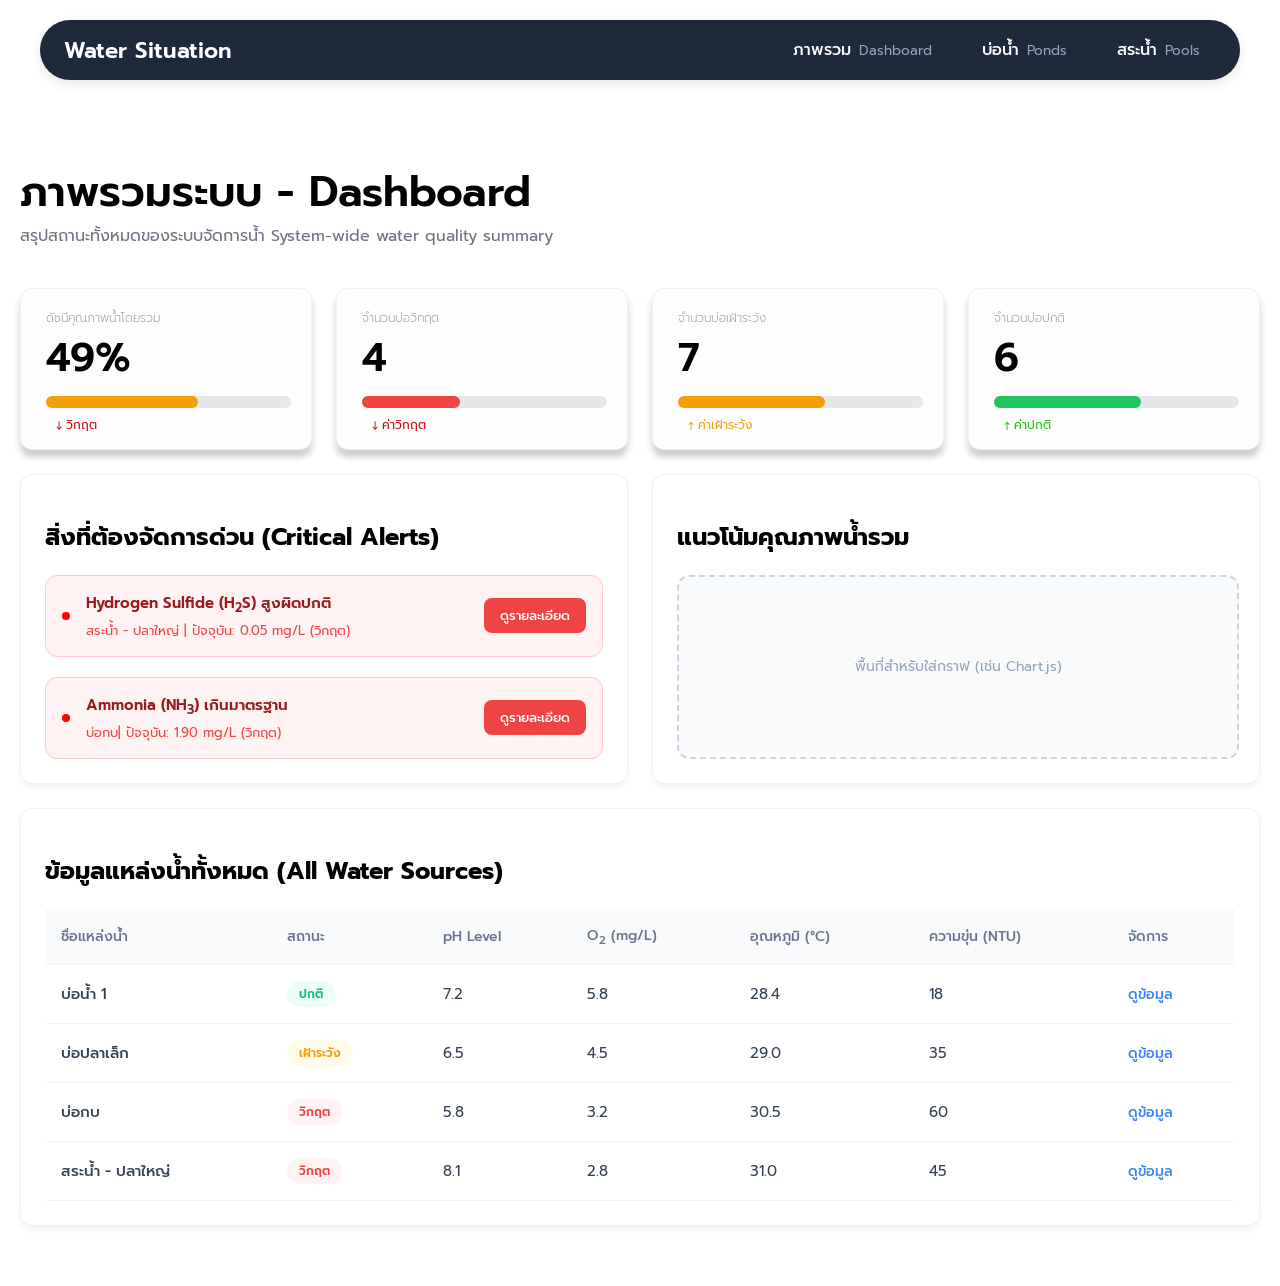
<file: index.html>
<!DOCTYPE html>
<html lang="en">
<head>
  <meta charset="UTF-8">
  <meta name="viewport" content="width=device-width, initial-scale=1.0">
  <title>Water Situation</title>
  <link rel="stylesheet" href="style.css">
</head>

<body>
  <!-- Header -->
  <header class="Nav">
    <div class="Div-nav">
      <div class="Name-Logo">
        <p>Water Situation</p>
      </div>

      <div class="Nav-content">
        <a href="index.html" class="nav-btn">
          <span class="text-th">ภาพรวม</span>
          <span class="text-en"> Dashboard</span>
        </a>
        <a href="Ponds.html" class="nav-btn">
          <span class="text-th">บ่อน้ำ</span>
          <span class="text-en"> Ponds</span>
        </a>
        <a href="Pools.html" class="nav-btn">
          <span class="text-th">สระน้ำ</span>
          <span class="text-en"> Pools</span>
        </a>
      </div>
    </div>
  </header>

  <!-- Main Content -->
  <main>
    <div class="main-content">
      
      <!-- Page Header -->
      <div class="page-header">
        <h1>ภาพรวมระบบ - Dashboard</h1>
      </div>
      <div class="header-description">
        <p>สรุปสถานะทั้งหมดของระบบจัดการน้ำ System-wide water quality summary</p>
      </div>

      <!-- Top Overview Cards -->
      <div class="content-grid">
        <div class="card-pools">
          <h4>ดัชนีคุณภาพน้ำโดยรวม</h4>
          <h3>49%</h3>
          <progress
              class="progress-watch"
              id="file"
              value="62"
              max="100"
            ></progress>
          <p style="color: #d10707">↓ วิกฤต</p>
        </div>
        <div class="card-pools">
          <h4>จำนวนบ่อวิกฤต</h4>
          <h3>4</h3>
          <progress
              class="progress-High"
              id="file"
              value="40"
              max="100"
            ></progress>
          <p style="color: #d10707">↓ ค่าวิกฤต</p>
        </div>
        <div class="card-pools">
          <h4>จำนวนบ่อเฝ้าระวัง</h4>
          <h3>7</h3>
          <progress
              class="progress-watch"
              id="file"
              value="60"
              max="100"
            ></progress>
          <p style="color: #f59e0b">↑ ค่าเฝ้าระวัง</p>
        </div>
        <div class="card-pools">
          <h4>จำนวนบ่อปกติ</h4>
          <h3>6</h3>
          <progress
              class="progress-Normal"
              id="file"
              value="60"
              max="100"
            ></progress>
          <p style="color: #1ac703">↑ ค่าปกติ</p>
        </div>
      </div>

      <div class="middle-section">

        <div class="alerts-box card">
          <div class="section-title">
            <h2>สิ่งที่ต้องจัดการด่วน (Critical Alerts)</h2>
          </div>
          <div class="alert-list">
            <div class="alert-item"> 
              <span class="status-dot red"></span>
              <div class="alert-info">
                <h4>Hydrogen Sulfide (H<sub>2</sub>S) สูงผิดปกติ</h4>
                <p>สระน้ำ - ปลาใหญ่ | ปัจจุบัน: 0.05 mg/L (วิกฤต)</p>
              </div>
              <button class="action-btn">ดูรายละเอียด</button>
            </div>

            <div class="alert-item"> 
              <span class="status-dot red"></span>
              <div class="alert-info">
                <h4>Ammonia (NH<sub>3</sub>) เกินมาตรฐาน</h4>
                <p>บ่อกบ| ปัจจุบัน: 1.90 mg/L (วิกฤต)</p>
              </div>
              <button class="action-btn">ดูรายละเอียด</button>
            </div>
          </div>
        </div>

        <div class="graph-box card">
          <div class="section-title">
            <h2>แนวโน้มคุณภาพน้ำรวม</h2>
          </div>
        <div class="graph-placeholder">

          <p>พื้นที่สำหรับใส่กราฟ (เช่น Chart.js)</p>
        </div>
        </div>
        </div>

        <div class="bottom-section card">
          <div class="section-title">
            <h2>ข้อมูลแหล่งน้ำทั้งหมด (All Water Sources)</h2>
          </div>

        <div class="table-wrapper">
          <table class="data-table">
            <thead>
              <tr>
                <th>ชื่อแหล่งน้ำ</th>
                <th>สถานะ</th>
                <th>pH Level</th>
                <th>O<sub>2</sub> (mg/L)</th>
                <th>อุณหภูมิ (°C)</th>
                <th>ความขุ่น (NTU)</th>
                <th>จัดการ</th>
              </tr>
            </thead>
            <tbody>
              <tr>
              <td class="pool-name">บ่อน้ำ 1</td>
              <td><span class="badge normal-badge">ปกติ</span></td>
              <td>7.2</td>
              <td>5.8</td>
              <td>28.4</td>
              <td>18</td>
              <td><a href="#" class="table-link">ดูข้อมูล</a></td>
            </tr>
              
              <tr>
              <td class="pool-name">บ่อปลาเล็ก</td>
              <td><span class="badge warning-badge">เฝ้าระวัง</span></td>
              <td>6.5</td>
              <td>4.5</td>
              <td>29.0</td>
              <td>35</td>
              <td><a href="#" class="table-link">ดูข้อมูล</a></td>
            </tr>

              <tr>
              <td class="pool-name">บ่อกบ</td>
              <td><span class="badge critical-badge">วิกฤต</span></td>
              <td>5.8</td>
              <td>3.2</td>
              <td>30.5</td>
              <td>60</td>
              <td><a href="#" class="table-link">ดูข้อมูล</a></td>
            </tr>

              <tr>
              <td class="pool-name">สระน้ำ - ปลาใหญ่</td>
              <td><span class="badge critical-badge">วิกฤต</span></td>
              <td>8.1</td>
              <td>2.8</td>
              <td>31.0</td>
              <td>45</td>
              <td><a href="#" class="table-link">ดูข้อมูล</a></td>
            </tr>

              
            </tbody>
          </table>


        </div>

        </div>









      </div>


      
          

            




    </div> <!-- End -->
    <script src="progress-animation.js"></script>
  </main>
</body>
</html>
</file>
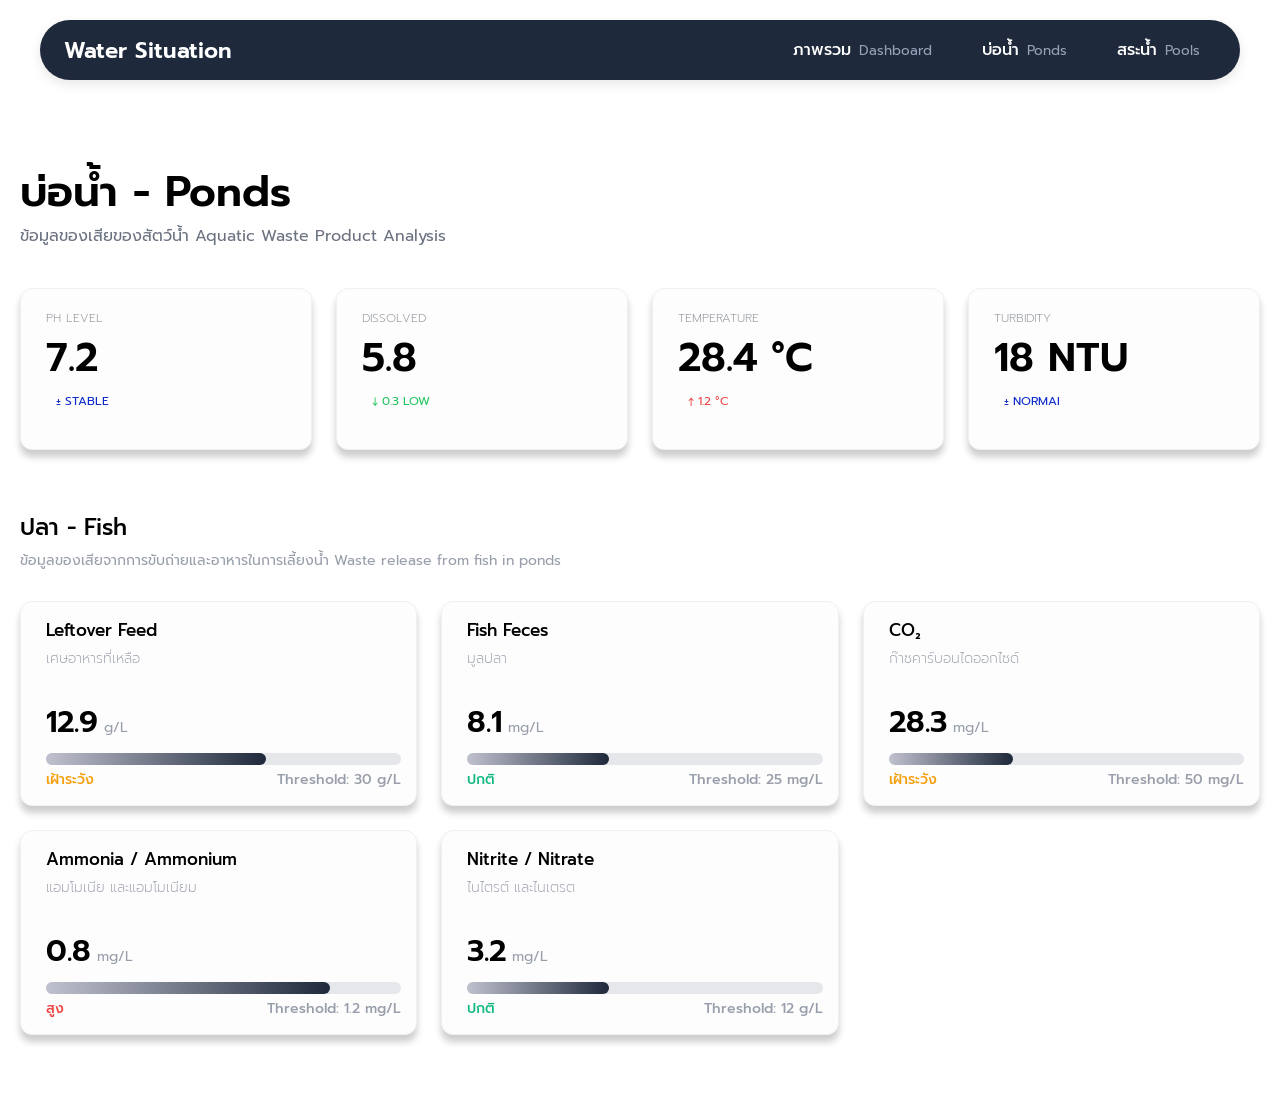
<file: Ponds Fish.html>
<!doctype html>
<html lang="en">
  <head>
    <meta charset="UTF-8" />
    <meta name="viewport" content="width=device-width, initial-scale=1.0" />
    <title>Water Situation</title>
    <link rel="icon" type="image/x-icon" href="https://media.tenor.com/ApKG4pa06cQAAAAM/red-hearing-peak.gif">
    <link rel="stylesheet" href="style.css" />
  </head>
  <body>
    <header class="Nav">
      <div class="Div-nav">
        <div class="Name-Logo">
          <p>Water Situation</p>
        </div>

        <div class="Nav-content">
          <a href="index.html" class="nav-btn">
            <span class="text-th">ภาพรวม</span>
            <span class="text-en"> Dashboard</span>
          </a>

          <a href="Ponds.html" class="nav-btn">
            <span class="text-th">บ่อน้ำ</span>
            <span class="text-en"> Ponds</span>
          </a>

          <a href="Pools.html" class="nav-btn">
            <span class="text-th">สระน้ำ</span>
            <span class="text-en"> Pools</span>
          </a>
        </div>
      </div>
    </header>

    <div class="main-content">
      <div class="page-header">
        <h1>บ่อน้ำ - Ponds</h1>
      </div>

      <div class="header-description">
        <p>
          ข้อมูลของเสียของสัตว์น้ำ Aquatic Waste Product Analysis
        </p>
      </div>

      <div class="content-grid">
        <div class="card-pools">
          <h4>PH LEVEL</h4>
          <h3>7.2</h3>
          <p style="color: #0d2aca">± STABLE</p>
        </div>

        <div class="card-pools">
          <h4>DISSOLVED</h4>
          <h3>5.8</h3>
          <p style="color: #22c55e">↓ 0.3 LOW</p>
        </div>

        <div class="card-pools">
          <h4>TEMPERATURE</h4>
          <h3>28.4 °C</h3>
          <p style="color: #ef4444">↑ 1.2 °C</p>
        </div>

        <div class="card-pools">
          <h4>TURBIDITY</h4>
          <h3>18 NTU</h3>
          <p style="color: #0d2aca">± NORMAI</p>
        </div>
      </div>

      <div class="content-body">
        <div class="content-body-header">
          <h2>ปลา - Fish</h2>
        </div>

        <div class="content-body-description">
          <p>
            ข้อมูลของเสียจากการขับถ่ายและอาหารในการเลี้ยงน้ำ Waste release from fish in ponds
          </p>
        </div>

        <div class="content-grid-pools">
          <div class="card-body-pools">
            <h4>Leftover Feed</h4>
            <p class="card-text-description">เศษอาหารที่เหลือ</p>

            <div class="card-body-unit">
              <h3>12.9</h3>
              <p>g/L</p>
            </div>
            <progress id="file" value="62" max="100"></progress>
            <div class="card-body-footer">
              <p style="color: #f59e0b">เฝ้าระวัง</p>
              <p class="footer-unit">Threshold: 30 g/L</p>
            </div>
          </div>

          <div class="card-body-pools">
            <h4>Fish Feces</h4>
            <p class="card-text-description">มูลปลา</p>
            <div class="card-body-unit">
              <h3>8.1</h3>
              <p>mg/L</p>
            </div>
           <progress id="file" value="40" max="100"></progress>
            <div class="card-body-footer">
              <p style="color: #10b981">ปกติ</p>
              <p class="footer-unit">Threshold: 25 mg/L</p>
            </div>
          </div>

          <div class="card-body-pools">
            <h4>CO₂</h4>
            <p class="card-text-description">ก๊าซคาร์บอนไดออกไซด์</p>
            <div class="card-body-unit">
              <h3>28.3</h3>
              <p>mg/L</p>
            </div>
            <progress id="file" value="35" max="100"></progress>
            <div class="card-body-footer">
              <p style="color: #f59e0b">เฝ้าระวัง</p>
              <p class="footer-unit">Threshold: 50 mg/L</p>
            </div>
          </div>

          <div class="card-body-pools">
            <h4>Ammonia / Ammonium</h4>
            <p class="card-text-description">แอมโมเนีย และแอมโมเนียม</p>
            <div class="card-body-unit">
              <h3>0.8</h3>
              <p>mg/L</p>
            </div>
            <progress id="file" value="80" max="100"></progress>
            <div class="card-body-footer">
              <p style="color: #ef4444">สูง</p>
              <p class="footer-unit">Threshold: 1.2 mg/L</p>
            </div>
          </div>

          <div class="card-body-pools">
            <h4> Nitrite / Nitrate</h4>
            <p class="card-text-description">ไนไตรต์ และไนเตรต</p>
            <div class="card-body-unit">
              <h3>3.2</h3>
              <p>mg/L</p>
            </div>
            <progress
              class="custom-progress"
              id="file"
              value="40"
              max="100"
            ></progress>
            <div class="card-body-footer">
              <p style="color: #10b981">ปกติ</p>
              <p class="footer-unit">Threshold: 12 g/L</p>
            </div>
          </div>

          
        </div>
      </div>
    </div>
  </body>
</html>
</file>
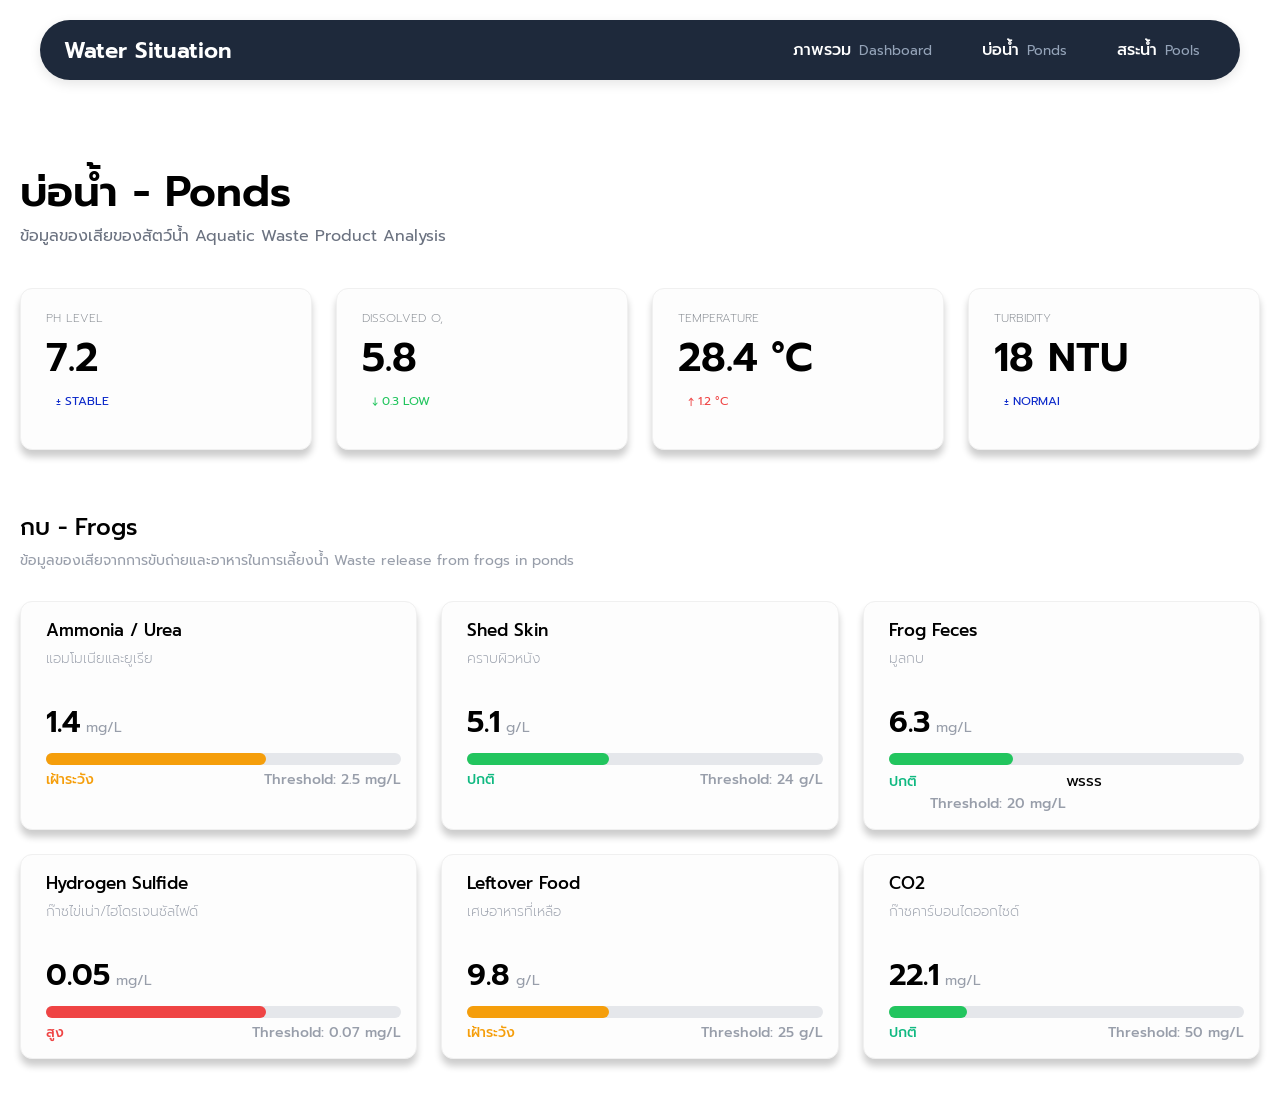
<file: Ponds lalid.html>
<!doctype html>
<html lang="en">
  <head>
    <meta charset="UTF-8" />
    <meta name="viewport" content="width=device-width, initial-scale=1.0" />
    <title>Water Situation</title>
    <link rel="stylesheet" href="style.css" />
  </head>
  <body>
    <header class="Nav">
      <div class="Div-nav">
        <div class="Name-Logo">
          <p>Water Situation</p>
        </div>

        <div class="Nav-content">
          <a href="index.html" class="nav-btn">
            <span class="text-th">ภาพรวม</span>
            <span class="text-en"> Dashboard</span>
          </a>

          <a href="Ponds.html" class="nav-btn">
            <span class="text-th">บ่อน้ำ</span>
            <span class="text-en"> Ponds</span>
          </a>

          <a href="Pools.html" class="nav-btn">
            <span class="text-th">สระน้ำ</span>
            <span class="text-en"> Pools</span>
          </a>
        </div>
      </div>
    </header>

    <div class="main-content">
      <div class="page-header">
        <h1>บ่อน้ำ - Ponds</h1>
      </div>

      <div class="header-description">
        <p>ข้อมูลของเสียของสัตว์น้ำ Aquatic Waste Product Analysis</p>
      </div>

      <div class="content-grid">
        <div class="card-pools">
          <h4>PH LEVEL</h4>
          <h3>7.2</h3>
          <p style="color: #0d2aca">± STABLE</p>
        </div>

        <div class="card-pools">
          <h4>DISSOLVED O,</h4>
          <h3>5.8</h3>
          <p style="color: #22c55e">↓ 0.3 LOW</p>
        </div>

        <div class="card-pools">
          <h4>TEMPERATURE</h4>
          <h3>28.4 °C</h3>
          <p style="color: #ef4444">↑ 1.2 °C</p>
        </div>

        <div class="card-pools">
          <h4>TURBIDITY</h4>
          <h3>18 NTU</h3>
          <p style="color: #0d2aca">± NORMAI</p>
        </div>
      </div>

      <div class="content-body">
        <div class="content-body-header">
          <h2>กบ - Frogs</h2>
        </div>

        <div class="content-body-description">
          <p>
            ข้อมูลของเสียจากการขับถ่ายและอาหารในการเลี้ยงน้ำ Waste release from
            frogs in ponds
          </p>
        </div>

        <div class="content-grid-pools">
          <div class="card-body-pools">
            <h4>Ammonia / Urea</h4>
            <p class="card-text-description">แอมโมเนียและยูเรีย</p>

            <div class="card-body-unit">
              <h3>1.4</h3>
              <p>mg/L</p>
            </div>
            <progress
              class="progress-watch"
              id="file"
              value="62"
              max="100"
            ></progress>
            <div class="card-body-footer">
              <p style="color: #f59e0b">เฝ้าระวัง</p>
              <p class="footer-unit">Threshold: 2.5 mg/L</p>
            </div>
          </div>

          <div class="card-body-pools">
            <h4>Shed Skin</h4>
            <p class="card-text-description">คราบผิวหนัง</p>
            <div class="card-body-unit">
              <h3>5.1</h3>
              <p>g/L</p>
            </div>
            <progress
              class="progress-Normal"
              id="file"
              value="40"
              max="100"
            ></progress>
            <div class="card-body-footer">
              <p style="color: #10b981">ปกติ</p>
              <p class="footer-unit">Threshold: 24 g/L</p>
            </div>
          </div>

          <div class="card-body-pools">
            <h4>Frog Feces</h4>
            <p class="card-text-description">มูลกบ</p>
            <div class="card-body-unit">
              <h3>6.3</h3>
              <p>mg/L</p>
            </div>
            <progress
              class="progress-Normal"
              id="file"
              value="35"
              max="100"
            ></progress>
            <div class="card-body-footer">
              <p style="color: #10b981">ปกติ</p>
              wsss
              <p class="footer-unit">Threshold: 20 mg/L</p>
            </div>
          </div>

          <div class="card-body-pools">
            <h4>Hydrogen Sulfide</h4>
            <p class="card-text-description">ก๊าซไข่เน่า/ไฮโดรเจนซัลไฟด์</p>
            <div class="card-body-unit">
              <h3>0.05</h3>
              <p>mg/L</p>
            </div>
            <progress
              class="progress-High"
              id="file"
              value="80"
              max="100"
            ></progress>
            <div class="card-body-footer">
              <p style="color: #ef4444">สูง</p>
              <p class="footer-unit">Threshold: 0.07 mg/L</p>
            </div>
          </div>

          <div class="card-body-pools">
            <h4>Leftover Food</h4>
            <p class="card-text-description">เศษอาหารที่เหลือ</p>
            <div class="card-body-unit">
              <h3>9.8</h3>
              <p>g/L</p>
            </div>
            <progress
              class="progress-watch"
              id="file"
              value="40"
              max="100"
            ></progress>
            <div class="card-body-footer">
              <p style="color: #f59e0b">เฝ้าระวัง</p>
              <p class="footer-unit">Threshold: 25 g/L</p>
            </div>
          </div>

          <div class="card-body-pools">
            <h4>CO2</h4>
            <p class="card-text-description">ก๊าซคาร์บอนไดออกไซด์</p>
            <div class="card-body-unit">
              <h3>22.1</h3>
              <p>mg/L</p>
            </div>
            <progress
              class="progress-Normal"
              id="file"
              value="40"
              max="100"
            ></progress>
            <div class="card-body-footer">
              <p style="color: #10b981">ปกติ</p>
              <p class="footer-unit">Threshold: 50 mg/L</p>
            </div>
          </div>
        </div>
      </div>
    </div>
    <script src="progress-animation.js"></script>
  </body>
</html>
</file>
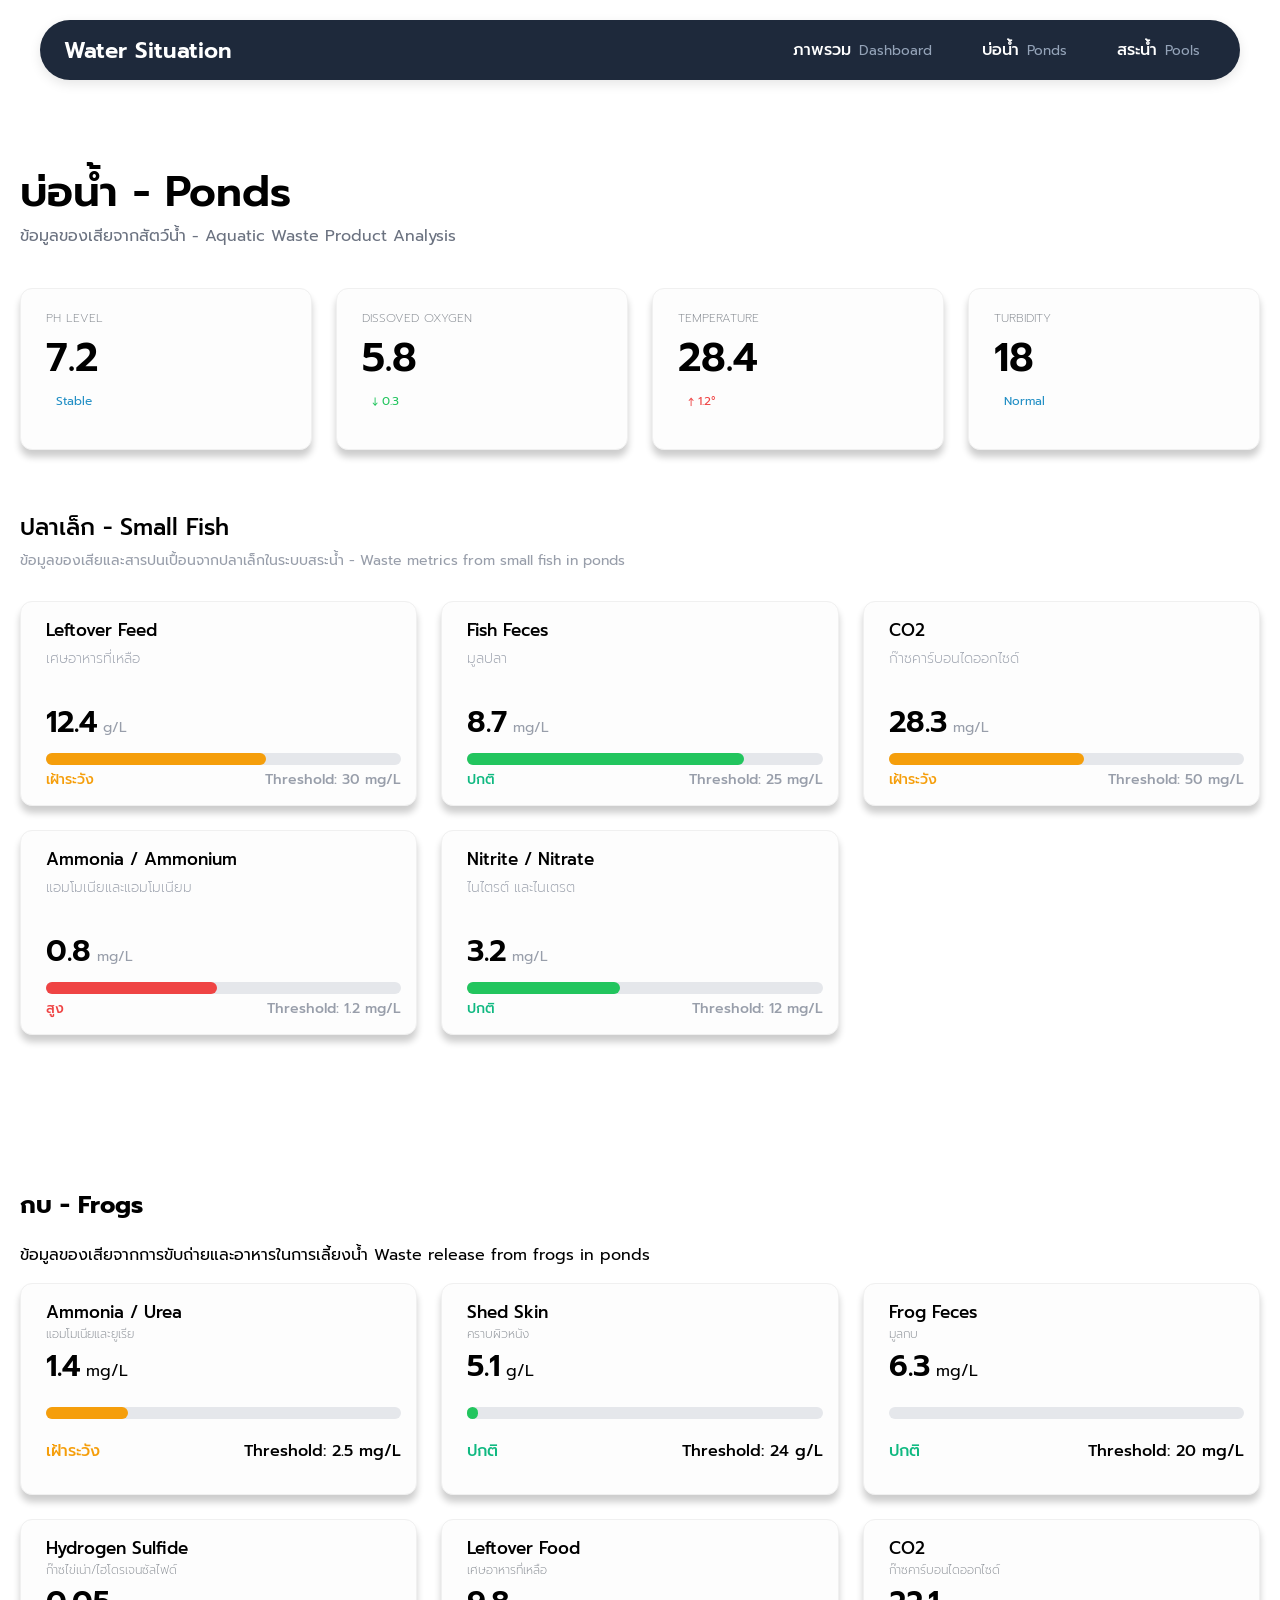
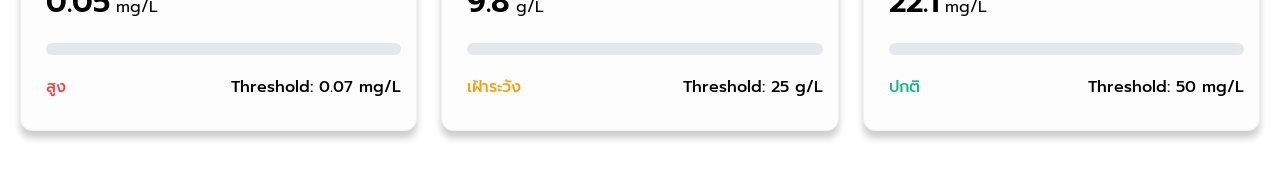
<file: Ponds.html>
<!doctype html>
<html lang="en">
  <head>
    <meta charset="UTF-8" />
    <meta name="viewport" content="width=device-width, initial-scale=1.0" />
    <title>Water Situation</title>
    <link rel="stylesheet" href="style.css" />
  </head>
  <body>
    <header class="Nav">
      <div class="Div-nav">
        <div class="Name-Logo">
          <p>Water Situation</p>
        </div>

        <div class="Nav-content">
          <a href="index.html" class="nav-btn">
            <span class="text-th">ภาพรวม</span>
            <span class="text-en"> Dashboard</span>
          </a>

          <a href="Ponds.html" class="nav-btn">
            <span class="text-th">บ่อน้ำ</span>
            <span class="text-en"> Ponds</span>
          </a>

          <a href="Pools.html" class="nav-btn">
            <span class="text-th">สระน้ำ</span>
            <span class="text-en"> Pools</span>
          </a>
        </div>
      </div>
    </header>

    <div class="main-content">
      <div class="page-header">
        <h1>บ่อน้ำ - Ponds</h1>
      </div>

      <div class="header-description">
        <p>ข้อมูลของเสียจากสัตว์น้ำ - Aquatic Waste Product Analysis</p>
      </div>

      <div class="content-grid">
        <div class="card-pools">
          <h4>PH LEVEL</h4>
          <h3>7.2</h3>
          <p style="color: #228fc5">Stable</p>
        </div>

        <div class="card-pools">
          <h4>DISSOVED OXYGEN</h4>
          <h3>5.8</h3>
          <p style="color: #22c55e">↓ 0.3</p>
        </div>

        <div class="card-pools">
          <h4>TEMPERATURE</h4>
          <h3>28.4</h3>
          <p style="color: #ef4444">↑ 1.2°</p>
        </div>

        <div class="card-pools">
          <h4>TURBIDITY</h4>
          <h3>18</h3>
          <p style="color: #228fc5">Normal</p>
        </div>
      </div>

      <div class="content-body">
        <div class="content-body-header">
          <h2>ปลาเล็ก - Small Fish</h2>
        </div>

        <div class="content-body-description">
          <p>
            ข้อมูลของเสียและสารปนเปื้อนจากปลาเล็กในระบบสระน้ำ - Waste metrics
            from small fish in ponds
          </p>
        </div>

        <div class="content-grid-pools">
          <div class="card-body-pools">
            <h4>Leftover Feed</h4>
            <p class="card-text-description">เศษอาหารที่เหลือ</p>

            <div class="card-body-unit">
              <h3>12.4</h3>
              <p>g/L</p>
            </div>
            <progress
              class="progress-watch"
              id="file"
              value="62"
              max="100"
            ></progress>
            <div class="card-body-footer">
              <p style="color: #f59e0b">เฝ้าระวัง</p>
              <p class="footer-unit">Threshold: 30 mg/L</p>
            </div>
          </div>

          <div class="card-body-pools">
            <h4>Fish Feces</h4>
            <p class="card-text-description">มูลปลา</p>
            <div class="card-body-unit">
              <h3>8.7</h3>
              <p>mg/L</p>
            </div>
            <progress
              class="progress-Normal"
              id="file"
              value="78"
              max="100"
            ></progress>
            <div class="card-body-footer">
              <p style="color: #10b981">ปกติ</p>
              <p class="footer-unit">Threshold: 25 mg/L</p>
            </div>
          </div>

          <div class="card-body-pools">
            <h4>CO2</h4>
            <p class="card-text-description">ก๊าซคาร์บอนไดออกไซด์</p>
            <div class="card-body-unit">
              <h3>28.3</h3>
              <p>mg/L</p>
            </div>
            <progress
              class="progress-watch"
              id="file"
              value="55"
              max="100"
            ></progress>
            <div class="card-body-footer">
              <p style="color: #f59e0b">เฝ้าระวัง</p>
              <p class="footer-unit">Threshold: 50 mg/L</p>
            </div>
          </div>

          <div class="card-body-pools">
            <h4>Ammonia / Ammonium</h4>
            <p class="card-text-description">แอมโมเนียและแอมโมเนียม</p>
            <div class="card-body-unit">
              <h3>0.8</h3>
              <p>mg/L</p>
            </div>
            <progress
              class="progress-High"
              id="file"
              value="48"
              max="100"
            ></progress>
            <div class="card-body-footer">
              <p style="color: #ef4444">สูง</p>
              <p class="footer-unit">Threshold: 1.2 mg/L</p>
            </div>
          </div>

          <div class="card-body-pools">
            <h4>Nitrite / Nitrate</h4>
            <p class="card-text-description">ไนไตรต์ และไนเตรต</p>
            <div class="card-body-unit">
              <h3>3.2</h3>
              <p>mg/L</p>
            </div>
            <progress
              class="progress-Normal"
              id="file"
              value="70"
              max="100"
            ></progress>
            <div class="card-body-footer">
              <p style="color: #10b981">ปกติ</p>
              <p class="footer-unit">Threshold: 12 mg/L</p>
            </div>
          </div>
        </div>
      </div>

      <br />
      <br />
      <br />
      <div class="content-body-header">
        <h2>กบ - Frogs</h2>
      </div>

      <div class="content-body-description">
        <p>
          ข้อมูลของเสียจากการขับถ่ายและอาหารในการเลี้ยงน้ำ Waste release from
          frogs in ponds
        </p>
      </div>

      <div class="content-grid-pools">
        <div class="card-body-pools">
          <h4>Ammonia / Urea</h4>
          <p class="card-text-description">แอมโมเนียและยูเรีย</p>

          <div class="card-body-unit">
            <h3>1.4</h3>
            <p>mg/L</p>
          </div>
          <progress
            class="progress-watch"
            id="file"
            value="62"
            max="100"
          ></progress>
          <div class="card-body-footer">
            <p style="color: #f59e0b">เฝ้าระวัง</p>
            <p class="footer-unit">Threshold: 2.5 mg/L</p>
          </div>
        </div>

        <div class="card-body-pools">
          <h4>Shed Skin</h4>
          <p class="card-text-description">คราบผิวหนัง</p>
          <div class="card-body-unit">
            <h3>5.1</h3>
            <p>g/L</p>
          </div>
          <progress
            class="progress-Normal"
            id="file"
            value="40"
            max="100"
          ></progress>
          <div class="card-body-footer">
            <p style="color: #10b981">ปกติ</p>
            <p class="footer-unit">Threshold: 24 g/L</p>
          </div>
        </div>

        <div class="card-body-pools">
          <h4>Frog Feces</h4>
          <p class="card-text-description">มูลกบ</p>
          <div class="card-body-unit">
            <h3>6.3</h3>
            <p>mg/L</p>
          </div>
          <progress
            class="progress-Normal"
            id="file"
            value="35"
            max="100"
          ></progress>
          <div class="card-body-footer">
            <p style="color: #10b981">ปกติ</p>
            <p class="footer-unit">Threshold: 20 mg/L</p>
          </div>
        </div>

        <div class="card-body-pools">
          <h4>Hydrogen Sulfide</h4>
          <p class="card-text-description">ก๊าซไข่เน่า/ไฮโดรเจนซัลไฟด์</p>
          <div class="card-body-unit">
            <h3>0.05</h3>
            <p>mg/L</p>
          </div>
          <progress
            class="progress-High"
            id="file"
            value="80"
            max="100"
          ></progress>
          <div class="card-body-footer">
            <p style="color: #ef4444">สูง</p>
            <p class="footer-unit">Threshold: 0.07 mg/L</p>
          </div>
        </div>

        <div class="card-body-pools">
          <h4>Leftover Food</h4>
          <p class="card-text-description">เศษอาหารที่เหลือ</p>
          <div class="card-body-unit">
            <h3>9.8</h3>
            <p>g/L</p>
          </div>
          <progress
            class="progress-watch"
            id="file"
            value="40"
            max="100"
          ></progress>
          <div class="card-body-footer">
            <p style="color: #f59e0b">เฝ้าระวัง</p>
            <p class="footer-unit">Threshold: 25 g/L</p>
          </div>
        </div>

        <div class="card-body-pools">
          <h4>CO2</h4>
          <p class="card-text-description">ก๊าซคาร์บอนไดออกไซด์</p>
          <div class="card-body-unit">
            <h3>22.1</h3>
            <p>mg/L</p>
          </div>
          <progress
            class="progress-Normal"
            id="file"
            value="40"
            max="100"
          ></progress>
          <div class="card-body-footer">
            <p style="color: #10b981">ปกติ</p>
            <p class="footer-unit">Threshold: 50 mg/L</p>
          </div>
        </div>
      </div>
    </div>
    <script src="progress-animation.js"></script>
  </body>
</html>
</file>
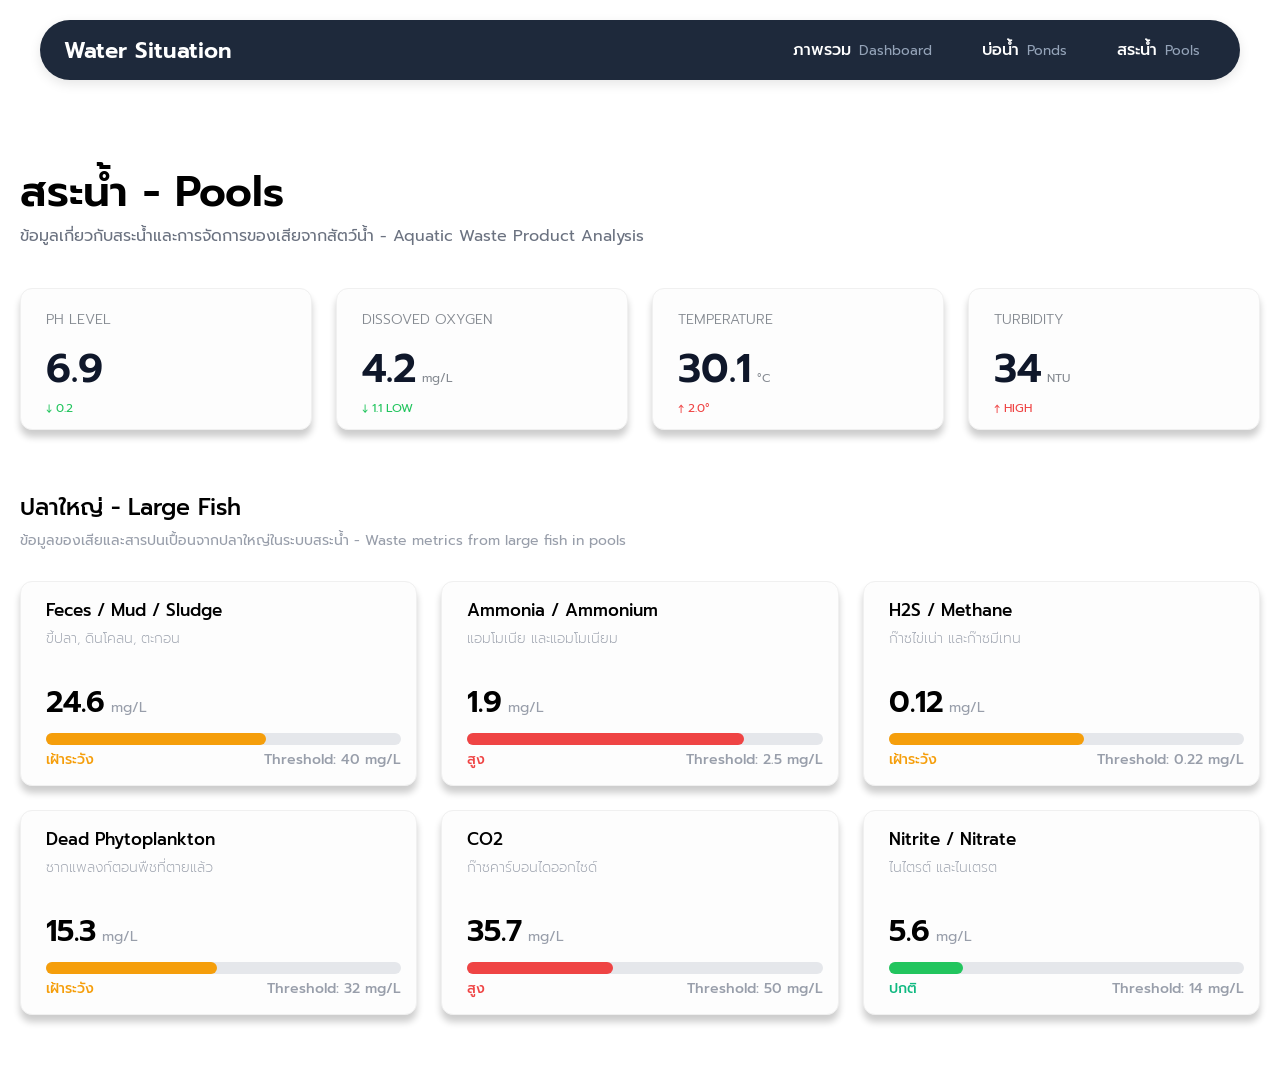
<file: Pools.html>
<!doctype html>
<html lang="en">
  <head>
    <meta charset="UTF-8" />
    <meta name="viewport" content="width=device-width, initial-scale=1.0" />
    <title>Water Situation</title>
    <link rel="stylesheet" href="stylePools.css" />
  </head>
  <body>
    <header class="Nav">
      <div class="Div-nav">
        <div class="Name-Logo">
          <p>Water Situation</p>
        </div>

        <div class="Nav-content">
          <a href="index.html" class="nav-btn">
            <span class="text-th">ภาพรวม</span>
            <span class="text-en"> Dashboard</span>
          </a>

          <a href="Ponds.html" class="nav-btn">
            <span class="text-th">บ่อน้ำ</span>
            <span class="text-en"> Ponds</span>
          </a>

          <a href="Pools.html" class="nav-btn">
            <span class="text-th">สระน้ำ</span>
            <span class="text-en"> Pools</span>
          </a>
        </div>
      </div>
    </header>

    <div class="main-content">
      <div class="page-header">
        <h1>สระน้ำ - Pools</h1>
      </div>

      <div class="header-description">
        <p>
          ข้อมูลเกี่ยวกับสระน้ำและการจัดการของเสียจากสัตว์น้ำ - Aquatic Waste
          Product Analysis
        </p>
      </div>

      <div class="content-grid">
        <div class="card-pools">
          <h4>PH LEVEL</h4>
          <div class="card-pools-unit">
            <h3>6.9</h3>
          </div>
          <p style="color: #22c55e">↓ 0.2</p>
        </div>

        <div class="card-pools">
          <h4>DISSOVED OXYGEN</h4>
          <div class="card-pools-unit">
            <h3>4.2</h3>
            <p>mg/L</p>
          </div>
          <p style="color: #22c55e">↓ 1.1 LOW</p>
        </div>

        <div class="card-pools">
          <h4>TEMPERATURE</h4>
          <div class="card-pools-unit">
            <h3>30.1</h3>
            <p>°C</p>
          </div>
          <p style="color: #ef4444">↑ 2.0°</p>
        </div>

        <div class="card-pools">
          <h4>TURBIDITY</h4>
          <div class="card-pools-unit">
            <h3>34</h3>
            <p>NTU</p>
          </div>
          <p style="color: #ef4444">↑ HIGH</p>
        </div>
      </div>

      <div class="content-body">
        <div class="content-body-header">
          <h2>ปลาใหญ่ - Large Fish</h2>
        </div>

        <div class="content-body-description">
          <p>
            ข้อมูลของเสียและสารปนเปื้อนจากปลาใหญ่ในระบบสระน้ำ - Waste metrics
            from large fish in pools
          </p>
        </div>

        <div class="content-grid-pools">
          <div class="card-body-pools">
            <h4>Feces / Mud / Sludge</h4>
            <p class="card-text-description">ขี้ปลา, ดินโคลน, ตะกอน</p>

            <div class="card-body-unit">
              <h3>24.6</h3>
              <p>mg/L</p>
            </div>
            <progress
              class="progress-watch"
              id="file"
              value="62"
              max="100"
            ></progress>
            <div class="card-body-footer">
              <p style="color: #f59e0b">เฝ้าระวัง</p>
              <p class="footer-unit">Threshold: 40 mg/L</p>
            </div>
          </div>

          <div class="card-body-pools">
            <h4>Ammonia / Ammonium</h4>
            <p class="card-text-description">แอมโมเนีย และแอมโมเนียม</p>
            <div class="card-body-unit">
              <h3>1.9</h3>
              <p>mg/L</p>
            </div>
            <progress
              class="progress-High"
              id="file"
              value="78"
              max="100"
            ></progress>
            <div class="card-body-footer">
              <p style="color: #ef4444">สูง</p>
              <p class="footer-unit">Threshold: 2.5 mg/L</p>
            </div>
          </div>

          <div class="card-body-pools">
            <h4>H2S / Methane</h4>
            <p class="card-text-description">ก๊าซไข่เน่า และก๊าซมีเทน</p>
            <div class="card-body-unit">
              <h3>0.12</h3>
              <p>mg/L</p>
            </div>
            <progress
              class="progress-watch"
              id="file"
              value="55"
              max="100"
            ></progress>
            <div class="card-body-footer">
              <p style="color: #f59e0b">เฝ้าระวัง</p>
              <p class="footer-unit">Threshold: 0.22 mg/L</p>
            </div>
          </div>

          <div class="card-body-pools">
            <h4>Dead Phytoplankton</h4>
            <p class="card-text-description">ซากแพลงก์ตอนพืชที่ตายแล้ว</p>
            <div class="card-body-unit">
              <h3>15.3</h3>
              <p>mg/L</p>
            </div>
            <progress
              class="progress-watch"
              id="file"
              value="48"
              max="100"
            ></progress>
            <div class="card-body-footer">
              <p style="color: #f59e0b">เฝ้าระวัง</p>
              <p class="footer-unit">Threshold: 32 mg/L</p>
            </div>
          </div>

          <div class="card-body-pools">
            <h4>CO2</h4>
            <p class="card-text-description">ก๊าซคาร์บอนไดออกไซด์</p>
            <div class="card-body-unit">
              <h3>35.7</h3>
              <p>mg/L</p>
            </div>
            <progress
              class="progress-High"
              id="file"
              value="70"
              max="100"
            ></progress>
            <div class="card-body-footer">
              <p style="color: #ef4444">สูง</p>
              <p class="footer-unit">Threshold: 50 mg/L</p>
            </div>
          </div>

          <div class="card-body-pools">
            <h4>Nitrite / Nitrate</h4>
            <p class="card-text-description">ไนไตรต์ และไนเตรต</p>
            <div class="card-body-unit">
              <h3>5.6</h3>
              <p>mg/L</p>
            </div>
            <progress
              class="progress-Normal"
              id="file"
              value="40"
              max="100"
            ></progress>
            <div class="card-body-footer">
              <p style="color: #10b981">ปกติ</p>
              <p class="footer-unit">Threshold: 14 mg/L</p>
            </div>
          </div>
        </div>
      </div>
    </div>
    <script src="progress-animation.js"></script>
  </body>
</html>
</file>
<file: style.css>
@import url("https://fonts.googleapis.com/css2?family=Prompt:wght@400;500;600;700&display=swap");

body {
  font-family:
    "Prompt",
    -apple-system,
    BlinkMacSystemFont,
    "Segoe UI",
    "Inter",
    "Helvetica Neue",
    Arial,
    sans-serif;
  background: var(--slate-50);
  color: var(--slate-800);
  -webkit-font-smoothing: antialiased;
  margin: 20px;
}

/* nav bar*/
.Nav {
  box-shadow: 0 4px 12px rgba(0, 0, 0, 0.1);
  position: sticky;
  background-color: #1e293b;
  border-radius: 999px;
  max-height: max-content;
  max-width: 1200px;
  margin: 20px auto;
  top: 20px;
  z-index: 100;
}

/* กลุ่มข้างใน nav bar*/
.Div-nav {
  padding: 0 24px;
  display: flex;
  align-items: center;
  justify-content: space-between;
  height: 60px;
}

/* โลโก้ซ้ายบน */
.Name-Logo p {
  margin: 0px;
  font-size: 22px;
  color: white;
  font-weight: 600;
}

/* content ที่อยู่ใน navbar */
.Nav-content {
  gap: 18px;
  display: flex;
}

/* ตัวอักษร content ที่อยู่ใน navbar */
.nav-btn {
  display: flex;
  align-items: center;
  text-decoration: none;
  padding: 8px 16px;
  color: white;
  border-radius: 999px;
  transition: all 0.3s ease;
  gap: 8px;
}

/* เวลา hover บน content ที่อยู่ใน navbar */
.nav-btn:hover,
.nav-btn.active {
  background-color: #374151;
}

/* ตัวอักษรภาษาไทยของ content ที่อยู่ใน navbar */
.nav-btn .text-th {
  color: #ffffff;
  font-weight: 500;
  font-family: "Prompt", sans-serif;
}

/* ตัวอักษรภาษาอังกฤษของ content ที่อยู่ใน navbar */
.nav-btn .text-en {
  color: #94a3b8;
  font-size: 0.85em;
  font-family: "Prompt", sans-serif;
}

.body {
  background-color: #1e293b;
}

/* กำหนดกรอบหลักของเนื้อหา */
.main-content {
  margin-left: auto;
  margin-right: auto;
  margin-top: 80px;
  margin-bottom: 40px;
  max-width: 1280px;
  padding: auto;
}

/* หัวข้อใหญ่ */
.page-header,
.content-body {
  justify-content: space-between;
  align-items: flex-start;
}

.content-info-body {
  display: flex;
  justify-content: space-between;
  align-items: flex-start;
  gap: 12px;
}

.page-header h1 {
  font-size: 42px;
  font-weight: 600;
  margin: 0;
}

/* หัวข้อรอง*/
.header-description,
.header-description p {
  font-size: 16px;
  color: #6b7280;
  margin: 0;
  padding-bottom: 20px;
}

/* ดีไซน์พื้นฐานของกล่องการ์ด */
.card {
  background-color: white;
  border-radius: 12px;
  padding: 24px;
  box-shadow: 0 4px 6px rgba(0, 0, 0, 0.05);
  border: 1px solid #f0f0f0;
  max-width: max-content;
  max-height: max-content;
}

/* โครงสร้าง card */
.content-grid {
  display: flex;
  grid-template-columns: repeat(4, 1fr);
  justify-content: space-between;
  gap: 24px;
  margin: 0px 0px 24px;
}

/* Custom Page Pools */
.card-pools {
  background-color: rgb(253, 253, 253);
  border-radius: 12px;
  padding: 20px 20px 20px 25px;
  box-shadow: 0 7px 7px rgba(0, 0, 0, 0.2);
  border: 1px solid #f0f0f0;
  width: 320px;
  height: 120px;
}

.card-pools h4 {
  color: #858a91;
  font-size: 12px;
  font-weight: 200;
  margin: 0;
}

.card-pools h3 {
  margin: 0px;
  font-size: 40px;
  font-weight: 600;
}

.card-pools p {
  margin: 0 0 0 10px;
  display: inline-block;
  font-size: 12px;
  color: #858a91;
}

.content-body {
  margin: 60px 0;
}

.content-body h2 {
  font-size: 23px;
  font-weight: 500;
  margin: 0;
}

.content-body p {
  font-size: 14px;
  color: #989eaa;
  margin: 0;
  padding-top: 5px;
  padding-bottom: 30px;
}

.content-grid-pools {
  display: grid;
  grid-template-columns: repeat(3, 1fr);
  gap: 24px;
}

.card-body-pools {
  background-color: rgb(253, 253, 253);
  border-radius: 12px;
  padding: 15px 15px 15px 25px;
  box-shadow: 0 7px 7px rgba(0, 0, 0, 0.2);
  border: 1px solid #f0f0f0;
}

.card-body-pools h4 {
  color: #000000;
  font-size: 17px;
  font-weight: 500;
  margin: 0;
}

.card-body-pools:hover {
  border-top: 3px solid #1e293b;
  box-shadow: 0 10px 10px rgba(0, 0, 0, 0.2);
}

.card-text-description {
  color: #858a91;
  font-size: 12px;
  font-weight: 200;
  margin: 0;
}

.card-body-unit {
  display: grid;
  grid-template-columns: repeat(2, 1fr);
  display: inline-block;
}

.card-body-unit h3,
.card-body-unit p {
  display: inline-block;
}

.card-body-unit p {
  padding: 0px;
}

.card-body-unit h3 {
  font-size: 30px;
  font-weight: 600;
  margin: 0;
}

progress {
  width: 100%;
  height: 12px;
  border-radius: 999px;
}

progress::-webkit-progress-bar {
  background: #e5e7eb;
  border-radius: 999px;
}

progress::-webkit-progress-value {
  background: linear-gradient(90deg, #c0c1cf, #1e293b);
  border-radius: 999px;
}

.progress-watch::-webkit-progress-value {
  background: #f59e0b;
}

.progress-watch::-moz-progress-bar {
  background: #f59e0b;
}

.progress-High::-webkit-progress-value {
  background: #ef4444;
}

.progress-High::-moz-progress-bar {
  background: #ef4444;
}

.progress-Normal::-webkit-progress-value {
  background: #22c55e;
}

.progress-Normal::-moz-progress-bar {
  background: #22c55e;
}

.card-body-footer {
  display: grid;
  grid-template-columns: repeat(2, 1fr);
  align-items: center;
  justify-content: space-between;
}

.card-body-footer p {
  padding: 0px;
  font-weight: 500;
}

.footer-unit {
  text-align: right;
}

/* Custom Page Pools */

.cardnoti-content:last-child {
  border-bottom: none;
}

.info-left {
  display: flex;
  align-items: center;
  gap: 12px;
}

.text-group h4 {
  margin: 0;
  color: #000000;
}

.text-group p {
  padding: 0;
  color: #9ca3af;
  font-size: 14px;
}

.info-right h3 {
  margin: 0;
  color: #000000;
}

.info-right .unit {
  font-size: 14px;
  font-weight: normal;
  color: #9ca3af;
  margin-left: 4px;
}

.info-right {
  display: flex;
  align-items: center;
}

.status-dot {
  width: 8px;
  height: 8px;
  border-radius: 50%;
  display: inline-block;
}

.status-dot.red {
  background-color: red;
}

.card-noti-content {
  display: flex;
  align-items: center;
  justify-content: center;
}

.cardnoti-content {
  box-sizing: border-box;
  display: flex;
  border-bottom: 1px solid #e5e7eb;
  width: 100%;
  justify-content: space-between;
  height: 45px;
  padding: 10px;
  margin-top: 10px;
}

.content-text-info {
  display: flex;
  align-items: flex-start;
  justify-content: space-between;
  gap: 24px;
}

.content-text-info-header {
  flex: 1 1 auto;
  min-width: 0;
}

.card-notification {
  width: 280px;
  flex-shrink: 0;
  margin-left: auto;
}

.wrap-card-noti {
  border-radius: 12px;
  display: flex;
  flex-direction: column;
  align-items: center;
  width: 100%;
  padding: 20px;
  box-sizing: border-box;
  box-shadow: 0px 7px 7px rgba(0, 0, 0, 0.2);
  height: auto;
  border: 1px solid #f0f0f0;
}

.Alert-margin {
  color: #bd0f0f;
  font-size: 12px;
  font-size: bold;
  font-weight: 200;
  margin: 0;
  padding: 3px;
  border-radius: 8px;
  background-color: #ba454594;
}

/* กรอบ */
.water-pool-card {
  background-color: #ffffff;
  border: 1px solid #334155;
  border-radius: 16px;
  padding: 24px;
  margin-bottom: 24px;
  width: 100%;
  box-sizing: border-box;
}

.pool-card-header {
  display: flex;
  justify-content: space-between;
  align-items: flex-start;
  margin-bottom: 30px;
}

.tile-and-badges h3 {
  margin: 0 0 12px 0;
  font-size: 22px;
  font-weight: 600;
  color: #1e293b;
}

.badge-group {
  display: flex;
  gap: 12px;
}

.badge {
  padding: 4px 12px;
  border-radius: 999px;
  font-size: 13px;
  font-weight: 600;
}

.critical-badge {
  background-color: #fef2f2;
  color: #ef4444;
}

.warning-badge {
  background-color: #fefce8;
  color: #f59e0b;
}

.circular-progress {
  width: 60px;
  height: 60px;
  border-radius: 50%;
  display: flex;
  align-items: center;
  justify-content: center;

  background: conic-gradient(#f59e0b calc(var(--progress) * 1%), #f1f5f9 0);
  position: relative;
}

.circular-progress::before {
  content: "";
  position: absolute;
  inset: 5px;
  border-radius: 50%;
  background-color: #ffffff;
}

.progress-value {
  position: relative;
  z-index: 1;
  font-size: 14px;
  color: #f59e0b;
}

.pool-metrics-grid {
  display: grid;
  grid-template-columns: repeat(4, 1fr);
  gap: 20px;
  margin-bottom: 24px;
}

.metric-lebel {
  margin: 0 0 4px 0;
  font-size: 13px;
  color: #94a3b8;
}

.metric-value {
  margin: 0;
  font-size: 24px;
  font-weight: 700;
  color: #0f172a;
  display: flex;
  align-items: baseline;
}

.metric-unit {
  font-size: 14px;
  font-weight: 400;
  color: #94a3b8;
  margin-left: 4px;
}

.view-details-link {
  color: #3b82f6;
  text-decoration: none;
  font-weight: 500;
  font-size: 14px;
}

.view-details-link:hover {
  text-decoration: underline;
}

/* ================= MIDDLE: ALERTS & GRAPH (ส่วนกลาง) ================= */
.middle-section {
  display: flex;
  justify-content: center;
  align-items: stretch;
  gap: 24px;
  width: 100%;
  max-width: 1280px;
  margin: 0 auto 24px;
  box-sizing: border-box;
}

.alerts-box,
.graph-box {
  flex: 1 1 0;
  min-width: 0;
  max-width: 50%;
  width: 100%;
  min-height: 260px;
  box-sizing: border-box;
}

.alerts-box {
  display: flex;
  flex-direction: column;
}

.alert-list {
  flex: 1;
  display: flex;
  flex-direction: column;
  justify-content: center;
  gap: 12px;
}

/* --- ดีไซน์กล่องแจ้งเตือนด่วน --- */
.alert-list {
  display: flex;
  flex-direction: column;
  gap: 20px;
}

.alert-item {
  display: flex;
  align-items: center;
  padding: 16px;
  background-color: #fef2f2; /* พื้นหลังสีแดงอ่อนให้ดูเป็นเรื่องด่วน */
  border: 1px solid #fecaca;
  border-radius: 12px;
  gap: 16px;
}

.alert-info {
  flex: 1;
}

.alert-info h4 {
  margin: 0 0 4px 0;
  color: #991b1b;
  font-size: 15px;
  font-weight: 600;
}

.alert-info p {
  margin: 0;
  color: #ef4444;
  font-size: 13px;
}

.action-btn {
  background-color: #ef4444;
  color: white;
  border: none;
  padding: 8px 16px;
  border-radius: 8px;
  font-family: "Prompt", sans-serif;
  font-size: 13px;
  font-weight: 500;
  cursor: pointer;
  transition: background 0.3s;
}

.action-btn:hover {
  background-color: #dc2626;
}

/* --- ดีไซน์กล่องกราฟ (ชั่วคราว) --- */
.graph-placeholder {
  width: 100%;
  height: 180px;
  background-color: #f8fafc;
  border: 2px dashed #cbd5e1;
  border-radius: 12px;
  display: flex;
  align-items: center;
  justify-content: center;
  color: #94a3b8;
  font-size: 14px;
}

/* ================= BOTTOM: DATA TABLE (ตารางข้อมูลด้านล่าง) ================= */
.bottom-section {
  width: 100%;
  max-width: 1280px;
  margin: 0 auto 60px;
  box-sizing: border-box;
}

.table-wrapper {
  width: 100%;
  overflow-x: auto;
}

.data-table {
  width: 100%;
  min-width: 900px;
  border-collapse: collapse;
  text-align: left;
}

.data-table th,
.data-table td {
  padding: 16px;
  border-bottom: 1px solid #f1f5f9;
}

.data-table th {
  background-color: #f8fafc;
  color: #64748b;
  font-weight: 500;
  font-size: 14px;
}

.data-table td {
  font-size: 15px;
  color: #334155;
  vertical-align: middle;
}

.data-table tbody tr:hover {
  background-color: #f8fafc; /* ไฮไลท์พื้นหลังเวลาเอาเมาส์ชี้แถวนั้นๆ */
}

.pool-name {
  font-weight: 500;
  color: #0f172a;
}

.table-link {
  color: #3b82f6;
  text-decoration: none;
  font-weight: 500;
  font-size: 14px;
}

.table-link:hover {
  text-decoration: underline;
}

/* --- ป้ายสถานะ (Badges) สำหรับใช้ในตาราง --- */
.badge {
  display: inline-block;
  padding: 4px 12px;
  border-radius: 999px;
  font-size: 12px;
  font-weight: 600;
}

.critical-badge {
  background-color: #fef2f2;
  color: #ef4444;
}

.warning-badge {
  background-color: #fffbeb;
  color: #f59e0b;
}

.normal-badge {
  background-color: #ecfdf5;
  color: #10b981;
}

/* Animation*/

@keyframes fadeInUp {
  from {
    opacity: 0;
    transform: translateY(30px);
  }
  to {
    opacity: 1;
    transform: translateY(0);
  }
}

.content-grid {
  animation: fadeInUp 0.6s ease-out forwards;
}

.middle-section {
  opacity: 0;
  animation: fadeInUp 0.6s ease-out 0.2s forwards;
}

.bottom-section {
  opacity: 0;
  animation: fadeInUp 0.6s ease-out 0.4s forwards;
}

.page-header,
.header-description {
  opacity: 0;
  animation: fadeInUp 0.5s ease-out forwards;
}

.content-body {
  opacity: 0;
  animation: fadeInUp 0.5s ease-out 0.1s forwards;
}
</file>
<file: stylePools.css>
@import url("https://fonts.googleapis.com/css2?family=Prompt:wght@400;500;600;700&display=swap");

body {
  font-family:
    "Prompt",
    -apple-system,
    BlinkMacSystemFont,
    "Segoe UI",
    "Inter",
    "Helvetica Neue",
    "Arial",
    sans-serif;
  background: var(--slate-50);
  color: var(--slate-800);
  -webkit-font-smoothing: antialiased;
  margin: 20px;
}

/* nav bar*/
.Nav {
  box-shadow: 0 4px 12px rgba(0, 0, 0, 0.1);
  position: sticky;
  background-color: #1e293b;
  border-radius: 999px;
  max-height: max-content;
  max-width: 1200px;
  margin: 20px auto;
  top: 20px;
  z-index: 100;
}

/* กลุ่มข้างใน nav bar*/
.Div-nav {
  padding: 0 24px;
  display: flex;
  align-items: center;
  justify-content: space-between;
  height: 60px;
}

/* โลโก้ซ้ายบน */
.Name-Logo p {
  margin: 0px;
  font-size: 22px;
  color: white;
  font-weight: 600;
}

/* content ที่อยู่ใน navbar */
.Nav-content {
  gap: 18px;
  display: flex;
}

/* ตัวอักษร content ที่อยู่ใน navbar */
.nav-btn {
  display: flex;
  align-items: center;
  text-decoration: none;
  padding: 8px 16px;
  color: white;
  border-radius: 999px;
  transition: all 0.3s ease;
  gap: 8px;
}

/* เวลา hover บน content ที่อยู่ใน navbar */
.nav-btn:hover,
.nav-btn.active {
  background-color: #374151;
}

/* ตัวอักษรภาษาไทยของ content ที่อยู่ใน navbar */
.nav-btn .text-th {
  color: #ffffff;
  font-weight: 500;
  font-family: "Prompt", sans-serif;
}

/* ตัวอักษรภาษาอังกฤษของ content ที่อยู่ใน navbar */
.nav-btn .text-en {
  color: #94a3b8;
  font-size: 0.85em;
  font-family: "Prompt", sans-serif;
}

.body {
  background-color: #1e293b;
}

/* กำหนดกรอบหลักของเนื้อหา */
.main-content {
  margin-left: auto;
  margin-right: auto;
  margin-top: 80px;
  margin-bottom: 40px;
  max-width: 1280px;
  padding: auto;
}

/* หัวข้อใหญ่ */
.page-header,
.content-body {
  justify-content: space-between;
  align-items: flex-start;
}

.content-info-body {
  display: flex;
  justify-content: space-between;
  align-items: flex-start;
  gap: 12px;
}

.page-header h1 {
  font-size: 42px;
  font-weight: 600;
  margin: 0;
}

/* หัวข้อรอง*/
.header-description,
.header-description p {
  font-size: 16px;
  color: #6b7280;
  margin: 0;
  padding-bottom: 20px;
}

/* ดีไซน์พื้นฐานของกล่องการ์ด */
.card {
  background-color: white;
  border-radius: 12px;
  padding: 24px;
  box-shadow: 0 4px 6px rgba(0, 0, 0, 0.05);
  border: 1px solid #f0f0f0;
  max-width: max-content;
  max-height: max-content;
}

/* โครงสร้าง card */
.content-grid {
  display: flex;
  grid-template-columns: repeat(4, 1fr);
  justify-content: space-between;
  gap: 24px;
  margin: 0px 0px 24px;
}

/* Custom Page Pools */
.card-pools {
  background-color: rgb(253, 253, 253);
  border-radius: 12px;
  padding: 20px 20px 20px 25px;
  box-shadow: 0 7px 7px rgba(0, 0, 0, 0.2);
  border: 1px solid #f0f0f0;
  width: 320px;
  height: 100px;
}

.card-pools h4 {
  color: #858a91;
  font-size: 14px;
  font-weight: 300;
  margin: 0px 0px 8px 0px;
}

.card-pools h3 {
  margin: 0px;
  font-size: 40px;
  font-weight: 600;
  color: #0f172a;
}

.card-pools p {
  margin: 0px;
  display: inline-block;
  font-size: 12px;
  color: #858a91;
}

.card-pools > p {
  display: block;
}

.card-pools-unit {
  display: grid;
  grid-template-columns: repeat(2, 1fr);
  display: inline-block;
}

.card-pools-unit h3,
.card-pools-unit p {
  display: inline-block;
}

.card-pools-unit p {
  padding: 0px;
}

.content-body {
  margin: 60px 0;
}

.content-body h2 {
  font-size: 23px;
  font-weight: 500;
  margin: 0;
}

.content-body p {
  font-size: 14px;
  color: #989eaa;
  margin: 0;
  padding-top: 5px;
  padding-bottom: 30px;
}

.content-grid-pools {
  display: grid;
  grid-template-columns: repeat(3, 1fr);
  gap: 24px;
}

.card-body-pools {
  background-color: rgb(253, 253, 253);
  border-radius: 12px;
  padding: 15px 15px 15px 25px;
  box-shadow: 0 7px 7px rgba(0, 0, 0, 0.2);
  border: 1px solid #f0f0f0;
}

.card-body-pools h4 {
  color: #000000;
  font-size: 17px;
  font-weight: 500;
  margin: 0;
}

.card-body-pools:hover {
  border-top: 3px solid #1e293b;
  box-shadow: 0 10px 10px rgba(0, 0, 0, 0.2);
}

.card-text-description {
  color: #858a91;
  font-size: 12px;
  font-weight: 200;
  margin: 0;
}

.card-body-unit {
  display: grid;
  grid-template-columns: repeat(2, 1fr);
  display: inline-block;
}

.card-body-unit h3,
.card-body-unit p {
  display: inline-block;
}

.card-body-unit p {
  padding: 0px;
}

.card-body-unit h3 {
  font-size: 30px;
  font-weight: 600;
  margin: 0;
}

progress {
  width: 100%;
  height: 12px;
  border-radius: 999px;
}

progress::-webkit-progress-bar {
  background: #e5e7eb;
  border-radius: 999px;
}

progress::-webkit-progress-value {
  background: linear-gradient(90deg, #c0c1cf, #1e293b);
  border-radius: 999px;
}

.progress-watch::-webkit-progress-value {
  background: #f59e0b;
}

.progress-watch::-moz-progress-bar {
  background: #f59e0b;
}

.progress-High::-webkit-progress-value {
  background: #ef4444;
}

.progress-High::-moz-progress-bar {
  background: #ef4444;
}

.progress-Normal::-webkit-progress-value {
  background: #22c55e;
}

.progress-Normal::-moz-progress-bar {
  background: #22c55e;
}

.card-body-footer {
  display: grid;
  grid-template-columns: repeat(2, 1fr);
  align-items: center;
  justify-content: space-between;
}

.card-body-footer p {
  padding: 0px;
  font-weight: 500;
}

.footer-unit {
  text-align: right;
}

/* Custom Page Pools */

/* Animation*/

@keyframes fadeInUp {
  from {
    opacity: 0;
    transform: translateY(30px);
  }
  to {
    opacity: 1;
    transform: translateY(0);
  }
}

.content-grid {
  animation: fadeInUp 0.6s ease-out forwards;
}

.middle-section {
  opacity: 0;
  animation: fadeInUp 0.6s ease-out 0.2s forwards;
}

.bottom-section {
  opacity: 0;
  animation: fadeInUp 0.6s ease-out 0.4s forwards;
}

.page-header,
.header-description {
  opacity: 0;
  animation: fadeInUp 0.5s ease-out forwards;
}

.content-body {
  opacity: 0;
  animation: fadeInUp 0.5s ease-out 0.1s forwards;
}
</file>
